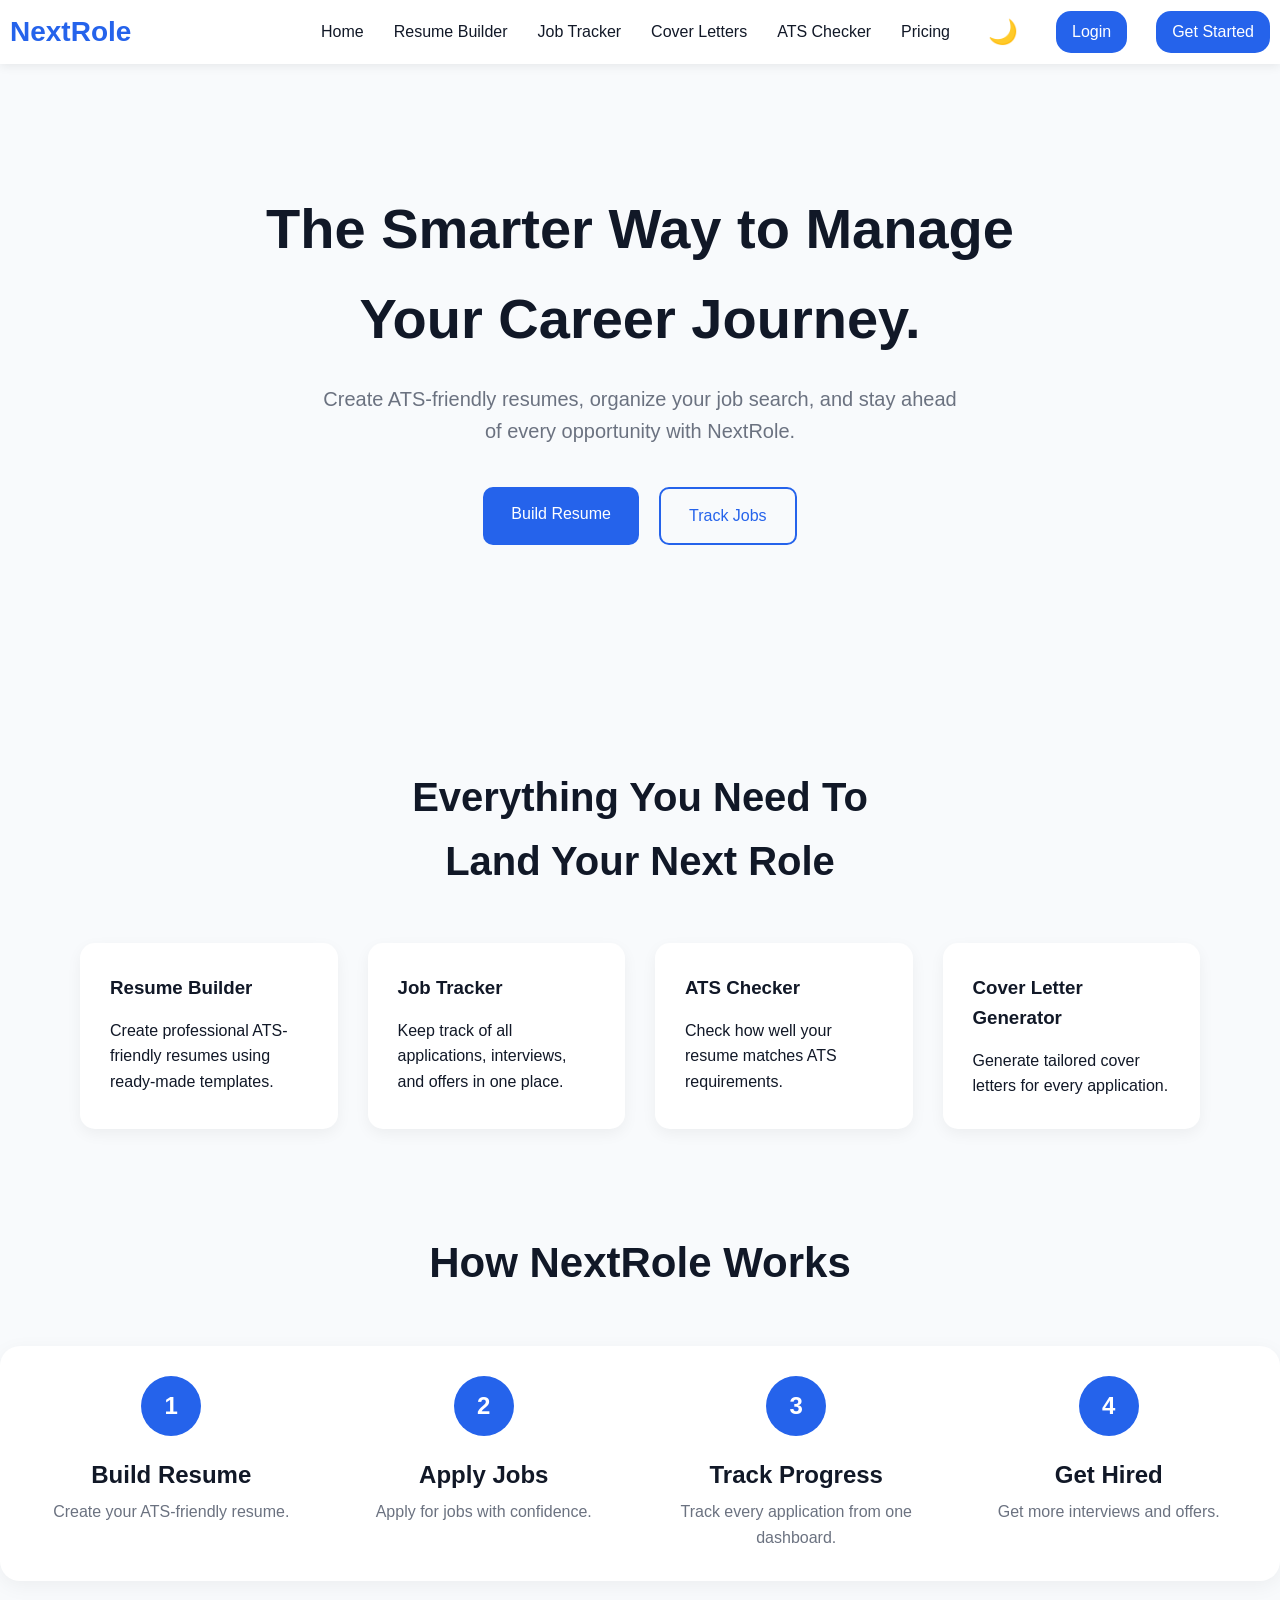
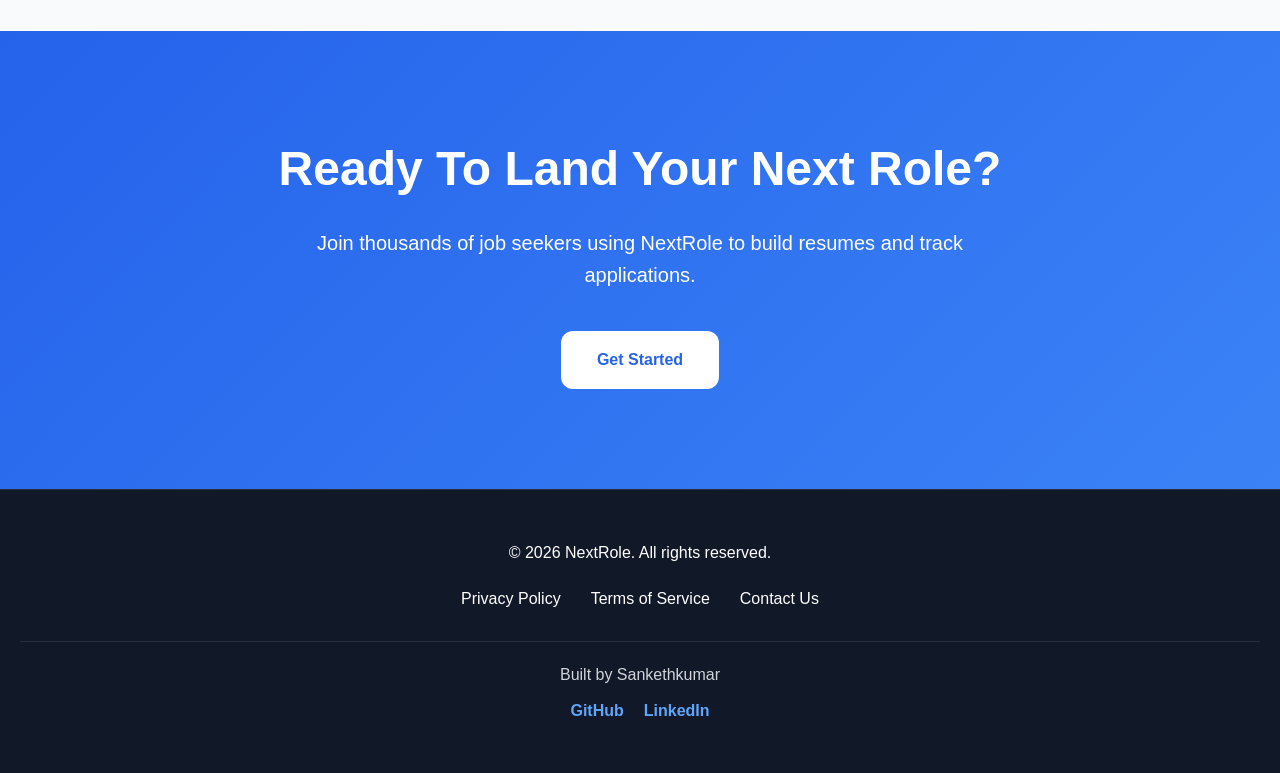
<file: index.html>
<!DOCTYPE html>
<html lang="en">
<head>
    <meta charset="UTF-8">
    <meta name="viewport" content="width=device-width, initial-scale=1.0">
    <title>NextRole | AI Resume Builder & Job Application Tracker</title>
    <meta name="description" content="Build ATS-friendly resumes, track job applications, and manage your job search with NextRole. Stay organized, land more interviews, and get hired faster.">
    <link rel="stylesheet" href="style.css">
</head>
<body>
    <header>
        <div class="logo">
            <a href="/">NextRole</a>
        </div>


        <button class="menu-toggle">
            ☰
        </button>
        <nav>

            <div class="mobile-nav-header">
                <h2>NextRole</h2>
                <button  class="close-menu">✕</button>
            </div>

            <ul>
                <li><a href="/">Home</a></li>
                <li><a href="resume-builder.html">Resume Builder</a></li>
                <li><a href="job-tracker.html">Job Tracker</a></li>
                <li><a href="cover-letter.html">Cover Letters</a></li>
                <li><a href="ats-checker.html">ATS Checker</a></li>
                <li><a href="pricing.html">Pricing</a></li>
                <li><button id="theme-toggle">🌙</button></li>
                <li><a href="login.html" class="login-btn">Login</a></li>
                <li><a href="register.html" class="cta-btn">Get Started</a></li>
            </ul>
        </nav>
    </header>
    <main>
        <section class="hero">
            <div class="hero-content">
                <h1>The Smarter Way to Manage Your Career Journey.</h1>
                <p>Create ATS-friendly resumes, organize your job search, and stay ahead of every opportunity with NextRole.</p>
            </div>
            <div class="hero-buttons">
                <a href="/resume-builder" class="primary-btn">Build Resume</a>
                <a href="/job-tracker" class="secondary-btn">Track Jobs</a>     
            
            </div>
        </section>
        <section class="features">

            <h2>Everything You Need To Land Your Next Role</h2>

            <div class="feature-grid">

                <div class="feature-card">
                    <h3>Resume Builder</h3>
                        <p>
                            Create professional ATS-friendly resumes using ready-made templates.
                        </p>
                </div>

                <div class="feature-card">
                    <h3>Job Tracker</h3>
                        <p>
                            Keep track of all applications, interviews, and offers in one place.
                        </p>
                </div>

                <div class="feature-card">
                    <h3>ATS Checker</h3>
                        <p>
                            Check how well your resume matches ATS requirements.
                        </p>
                </div>

                <div class="feature-card">
                    <h3>Cover Letter Generator</h3>
                    <p>
                        Generate tailored cover letters for every application.
                    </p>
                </div>

            </div>

        </section>
        <section class="how-it-works">

            <h2>How NextRole Works</h2>

            <div class="steps">
                <div class="step">
                <div class="step-number">1</div>
                <h3>Build Resume</h3>
                <p>Create your ATS-friendly resume.</p>
                </div>

                <div class="step">
                <div class="step-number">2</div>
                <h3>Apply Jobs</h3>
                <p>Apply for jobs with confidence.</p>
                </div>

                <div class="step">
                <div class="step-number">3</div>
                <h3>Track Progress</h3>
                <p>Track every application from one dashboard.</p>
                </div>

                <div class="step">
                <div class="step-number">4</div>
                <h3>Get Hired</h3>
                <p>Get more interviews and offers.</p>
                </div>

            </div>

        </section>

        <section class="cta">

            <h2>Ready To Land Your Next Role?</h2>
            
            <p>Join thousands of job seekers using NextRole to build resumes and track applications.</p>
            <a href="/signup" class="cta-btn">Get Started</a>
        </section>

    </main>
    <footer>
        <p>&copy; 2026 NextRole. All rights reserved.</p>
        <ul>
            <li><a href="/privacy">Privacy Policy</a></li>
            <li><a href="/terms">Terms of Service</a></li>
            <li><a href="/contact">Contact Us</a></li>
        </ul>

        <div class="footer-creator">
            <p>
                Built by Sankethkumar
            </p>
            <div class="social-links">
                <a
                    href="https://github.com/Sankethmundas"
                    target="_blank"
                >
                    GitHub
                </a>

                <a 
                    href="https://www.linkedin.com/in/sankethkumar14/"
                    target="_blank"
                >
                    LinkedIn
                </a>
            </div>
        </div>
    </footer>
    <script src="script.js"></script>
</body>
</html>
</file>
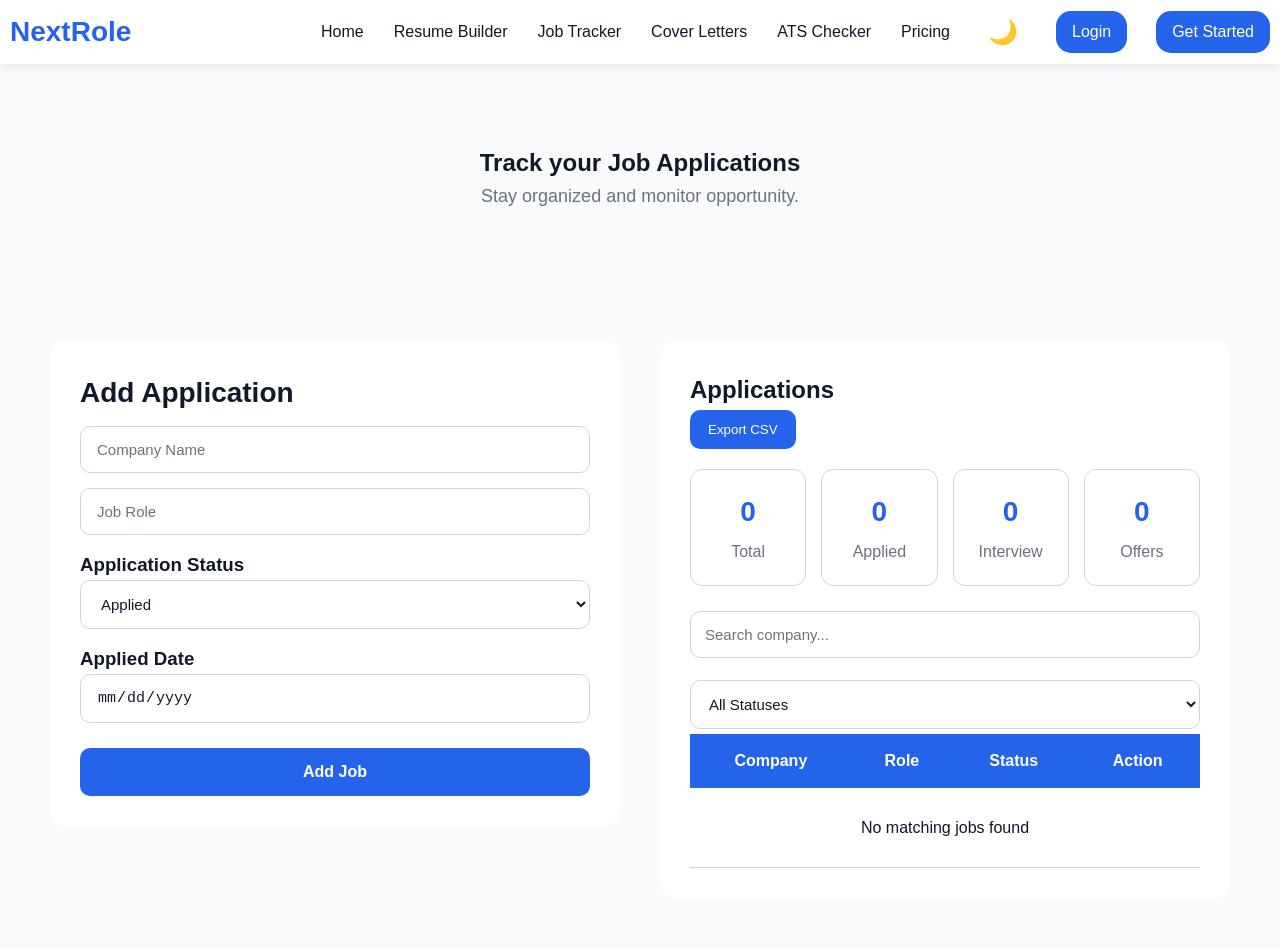
<file: job-tracker.html>
<!DOCTYPE html>
<html lang="en">
<head>
    <meta charset="UTF-8">
    <meta name="viewport" content="width=device-width, initial-scale=1.0">
    <title>Job Tracker | NextRole</title>
    <link rel="stylesheet" href="style.css">
</head>
<body>
    <header>
        <div class="logo">
            <a href="/">NextRole</a>
        </div>


        <button class="menu-toggle">
            ☰
        </button>
        <nav>

            <div class="mobile-nav-header">
                <h2>NextRole</h2>
                <button  class="close-menu">✕</button>
            </div>

            <ul>
                <li><a href="/">Home</a></li>
                <li><a href="resume-builder.html">Resume Builder</a></li>
                <li><a href="job-tracker.html">Job Tracker</a></li>
                <li><a href="cover-letter.html">Cover Letters</a></li>
                <li><a href="ats-checker.html">ATS Checker</a></li>
                <li><a href="pricing.html">Pricing</a></li>
                <li><button id="theme-toggle">🌙</button></li>
                <li><a href="login.html" class="login-btn">Login</a></li>
                <li><a href="register.html" class="cta-btn">Get Started</a></li>
            </ul>
        </nav>
    </header>
    <main>
        <section class="tracker-hero">
            <h1>Track your Job Applications</h1>
            <p>Stay organized and monitor opportunity.</p>
        </section>
        <section class="job-tracker-container">
            <div class="job-form">
                <h2>Add Application</h2>
                <input
                    type="text"
                    id="company"
                    placeholder="Company Name"
                >
                <input 
                    type="text"
                    id="role"
                    placeholder="Job Role"
                >
                <h3>Application Status</h3>
                <select id="status">
                    <option>Applied</option>
                    <option>Interview Scheduled</option>
                    <option>Rejected</option>
                    <option>Offer Received</option>
                </select>
                <h3>Applied Date</h3>
                <input 
                        type="date"
                        id="application-date"
                >
                <button id="add-job-btn">
                    Add Job
                </button>
            </div>
            <div class="job-list">
                <h2>Applications</h2>

                <button id="export-btn">
                    Export CSV
                </button>

                <div class="stats-container">

                    <div class="stat-card">
                        <h3 id="total-count">0</h3>
                        <p>Total</p>
                    </div>

                    <div class="stat-card">
                        <h3 id="applied-count">0</h3>
                        <p>Applied</p>
                    </div>

                    <div class="stat-card">
                        <h3 id="interview-count">0</h3>
                        <p>Interview</p>
                    </div>

                    <div class="stat-card">
                        <h3 id="offer-count">0</h3>
                        <p>Offers</p>
                    </div>

                </div>
            

                <div class="search-container">
                    <input
                        type="text"
                        id="search-job"
                        placeholder="Search company..."
                    >
                </div>
                <select id="status-filter">

                    <option value="all">
                        All Statuses
                    </option>

                    <option value="Applied">
                        Applied
                    </option>

                    <option value="Interview">
                        Interview
                    </option>

                    <option value="Rejected">
                        Rejected
                    </option>

                    <option value="Offer">
                        Offer
                    </option>

                </select>



                <table>
                    <thead>
                        <tr>
                            <th>Company</th>
                            <th>Role</th>
                            <th>Status</th>
                            <th>Action</th>

                        </tr>
                    </thead>
                    <tbody id="job-table-body">

                    </tbody>
                </table>
            </div>
        </section>
    </main>
    <script src="job-tracker.js"></script>
    <script src="script.js"></script>

</body>
</html>
</file>
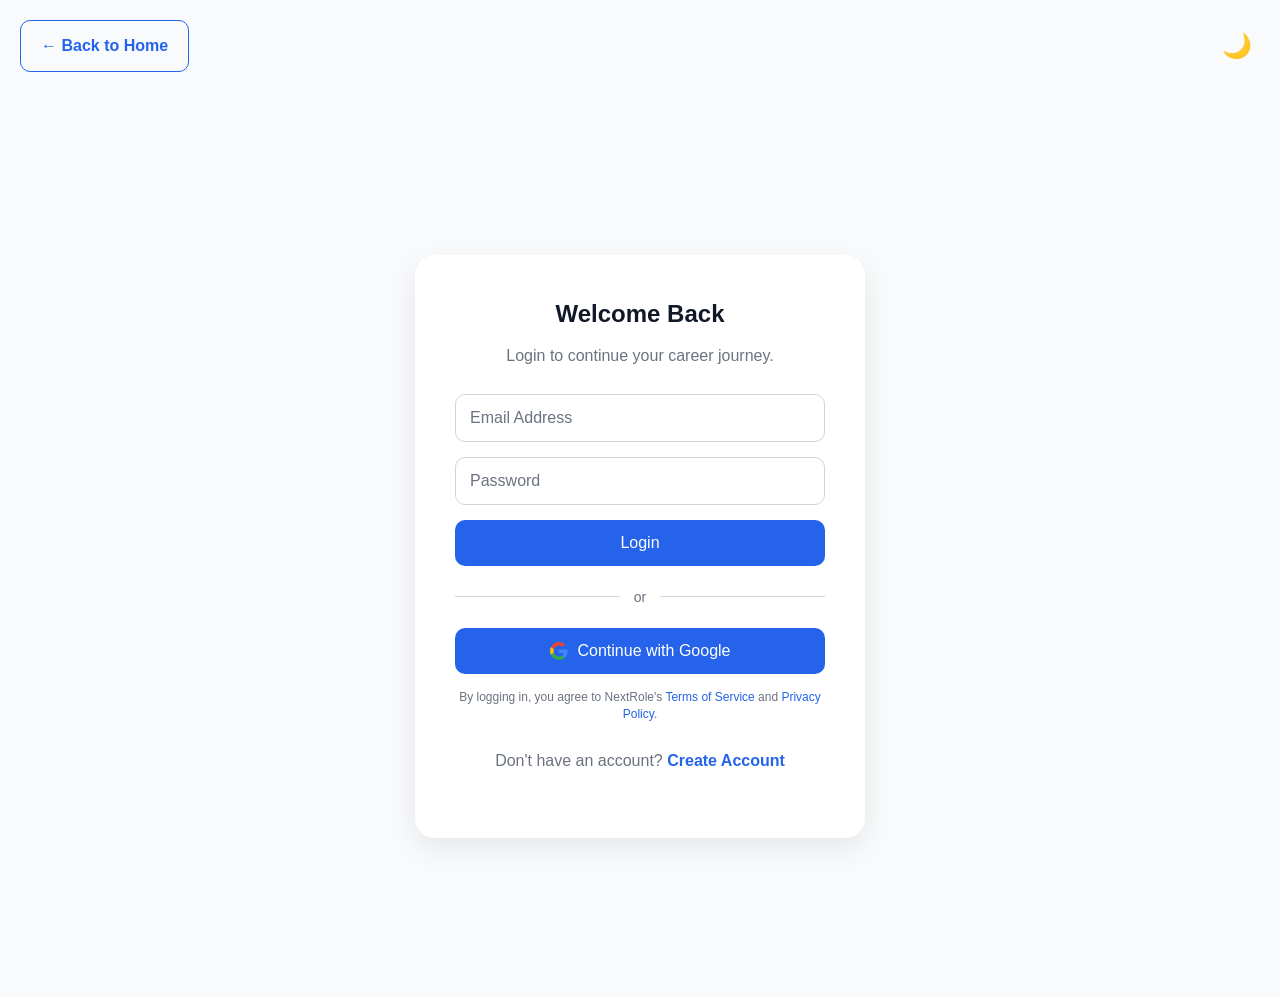
<file: login.html>
<!DOCTYPE html>
<html lang="en">
<head>
    <meta charset="UTF-8">
    <meta name="viewport" content="width=device-width, initial-scale=1.0">
    <title>Login | NextRole</title>
    <link rel="stylesheet" href="style.css">
</head>
<body>

    <div class="back-home">
        <a href="index.html">← Back to Home</a>
        <button id="theme-toggle" class="auth-theme-toggle">🌙</button>
    </div>
    
    
    <section class="auth-container">

        <div class="auth-card">
            <h1>Welcome Back</h1>
            <p>
                Login to continue your career journey.
            </p>

            <form>
                <input 
                    type="email"
                    placeholder="Email Address"
                    required
                >
                <input 
                    type="password"
                    placeholder="Password"
                    required
                >
                <button type="submit">Login</button>
            </form>

            <div class="auth-divider">
                <span>or</span>
            </div>

            <button class="google-btn" type="button">
                <svg width="18" height="18" viewBox="0 0 48 48">
                    <path fill="#EA4335" d="M24 9.5c3.54 0 6.71 1.22 9.21 3.6l6.85-6.85C35.9 2.38 30.47 0 24 0 14.62 0 6.51 5.38 2.56 13.22l7.98 6.19C12.43 13.72 17.74 9.5 24 9.5z"/>
                    <path fill="#4285F4" d="M46.98 24.55c0-1.57-.15-3.09-.38-4.55H24v9.02h12.94c-.58 2.96-2.26 5.48-4.78 7.18l7.73 6c4.51-4.18 7.09-10.36 7.09-17.65z"/>
                    <path fill="#FBBC05" d="M10.53 28.59c-.48-1.45-.76-2.99-.76-4.59s.27-3.14.76-4.59l-7.98-6.19C.92 16.46 0 20.12 0 24c0 3.88.92 7.54 2.56 10.78l7.97-6.19z"/>
                    <path fill="#34A853" d="M24 48c6.48 0 11.93-2.13 15.89-5.81l-7.73-6c-2.15 1.45-4.92 2.3-8.16 2.3-6.26 0-11.57-4.22-13.47-9.91l-7.98 6.19C6.51 42.62 14.62 48 24 48z"/>
                </svg>
                Continue with Google
            </button>

            <p class="auth-terms">
                By logging in, you agree to NextRole's
                <a href="#">Terms of Service</a> and
                <a href="#">Privacy Policy</a>.
            </p>

            <p class="auth-switch">
                Don't have an account?
                <a href="register.html">
                    Create Account
                </a>
            </p>
        </div>
    </section>
    <script src="script.js"></script>
</body>
</html>
</file>
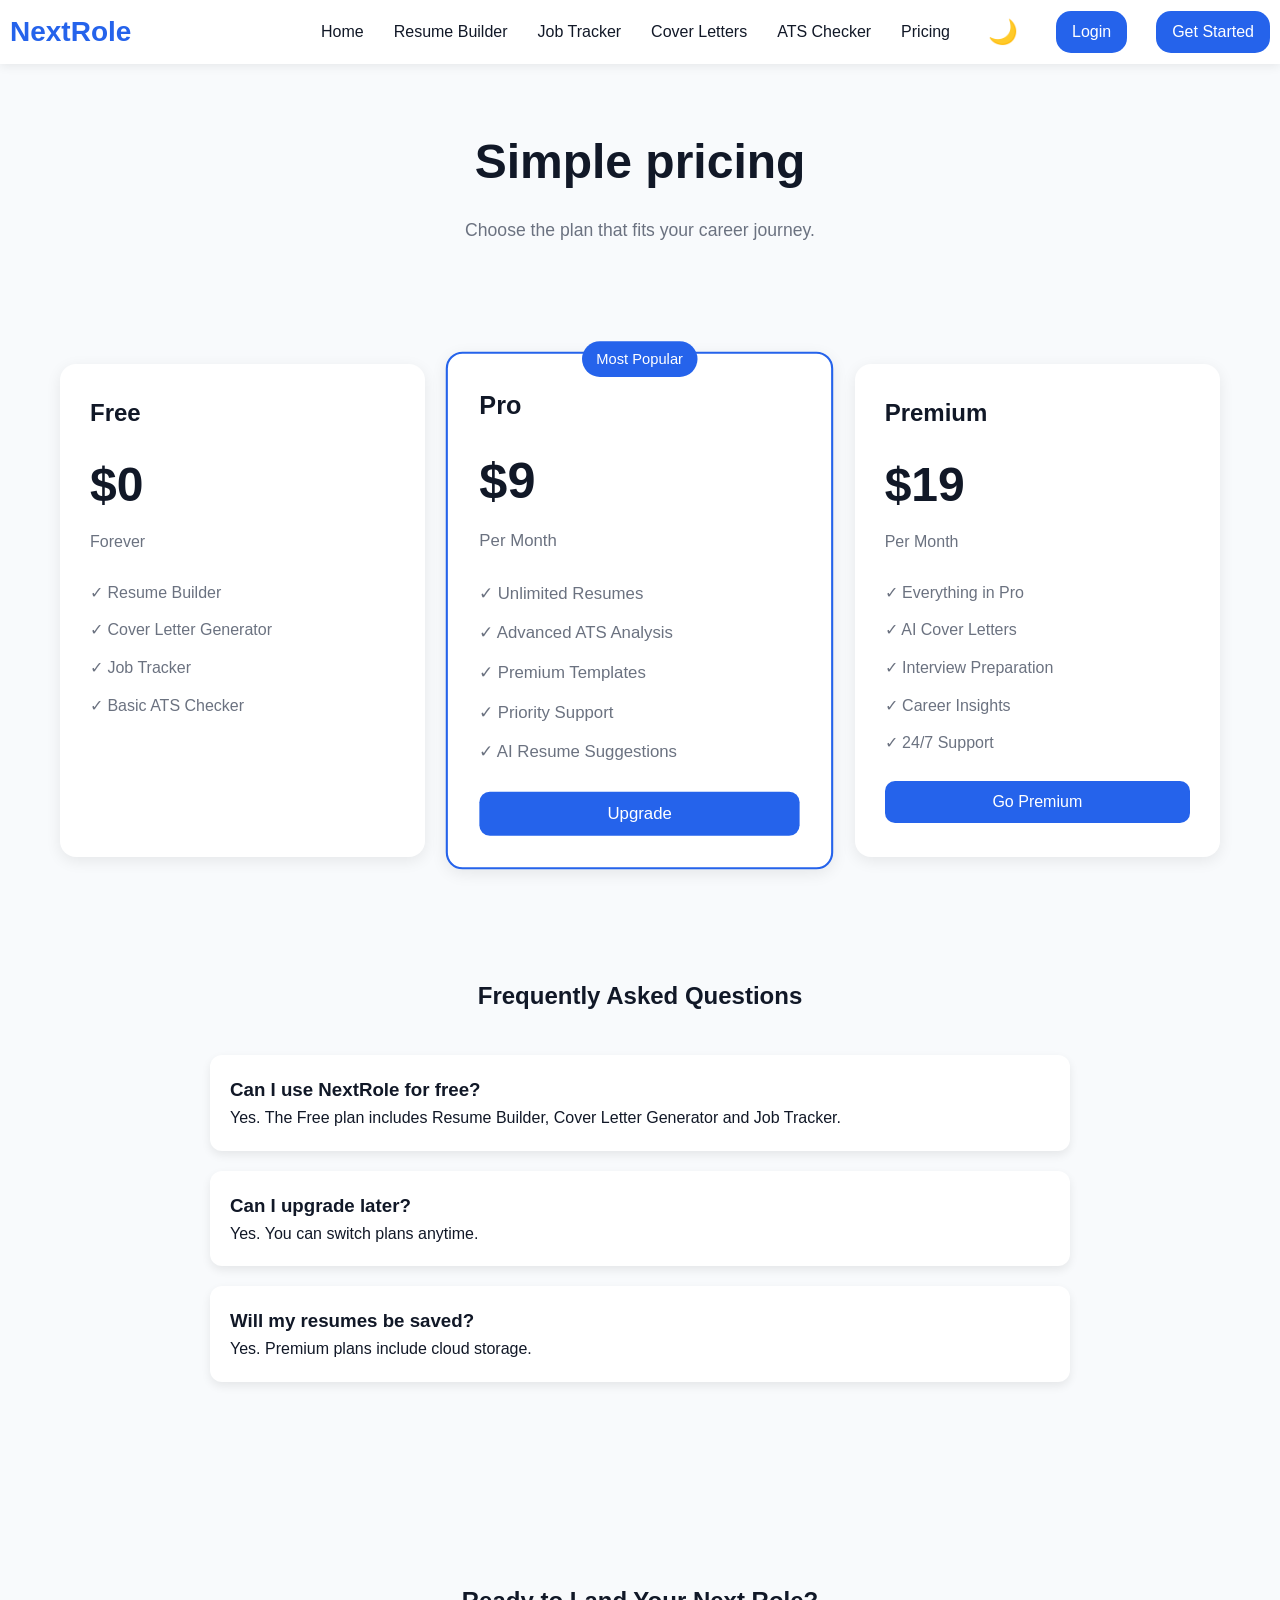
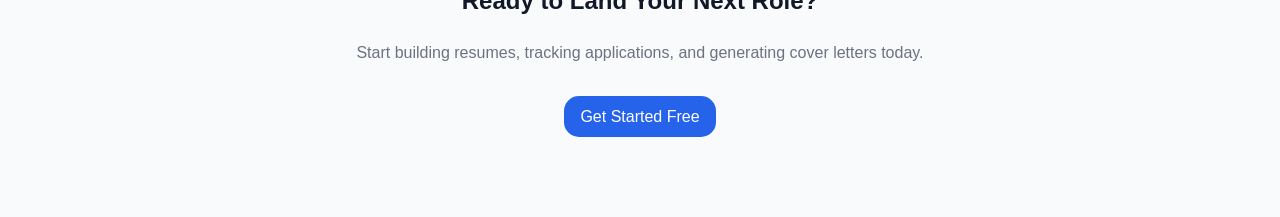
<file: pricing.html>
<!DOCTYPE html>
<html lang="en">
<head>
    <meta charset="UTF-8">
    <meta name="viewport" content="width=device-width, initial-scale=1.0">
    <title>Pricing | NextRole</title>
    <link rel="stylesheet" href="style.css">
</head>
<body>
    <header>
        <div class="logo">
            <a href="/">NextRole</a>
        </div>


        <button class="menu-toggle">
            ☰
        </button>
        <nav>

            <div class="mobile-nav-header">
                <h2>NextRole</h2>
                <button  class="close-menu">✕</button>
            </div>

            <ul>
                <li><a href="/">Home</a></li>
                <li><a href="resume-builder.html">Resume Builder</a></li>
                <li><a href="job-tracker.html">Job Tracker</a></li>
                <li><a href="cover-letter.html">Cover Letters</a></li>
                <li><a href="ats-checker.html">ATS Checker</a></li>
                <li><a href="pricing.html">Pricing</a></li>
                <li><button id="theme-toggle">🌙</button></li>
                <li><a href="login.html" class="login-btn">Login</a></li>
                <li><a href="register.html" class="cta-btn">Get Started</a></li>
            </ul>
        </nav>
    </header>
    <main>
        <section class="pricing-hero">
            <h1>Simple pricing</h1>
            <p>
                Choose the plan that fits your career journey.
            </p>
        </section>
        <section class="pricing-container">
            <div class="pricing-card">
                <h2>
                    Free
                </h2>
                <h3>$0</h3>
                <p class="plan-duration">Forever</p>
                <ul>
                    <li>✓ Resume Builder</li>
                    <li>✓ Cover Letter Generator</li>
                    <li>✓ Job Tracker</li>
                    <li>✓ Basic ATS Checker</li>
                </ul>
            </div>

            <div class="pricing-card featured">
                <div class="popular-badge">
                    Most Popular
                </div>
                <h2>Pro</h2>
                <h3>$9</h3>
                <p class="plan-duration">Per Month</p>
                <ul>
                    <li>✓ Unlimited Resumes</li>
                    <li>✓ Advanced ATS Analysis</li>
                    <li>✓ Premium Templates</li>
                    <li>✓ Priority Support</li>
                    <li>✓ AI Resume Suggestions</li>
                </ul>
                <button>Upgrade</button>
            </div>

            <div class="pricing-card">
                <h2>Premium</h2>
                <h3>$19</h3>
                <p class="plan-duration">Per Month</p>
                <ul>
                    <li>✓ Everything in Pro</li>
                    <li>✓ AI Cover Letters</li>
                    <li>✓ Interview Preparation</li>
                    <li>✓ Career Insights</li>
                    <li>
                        ✓ 24/7 Support
                    </li>
                </ul>
                <button>Go Premium</button>
            </div>
        </section>
        <section class="pricing-faq">
            <h2>
                Frequently Asked Questions
            </h2>

            <div class="faq-item">
                <h3>Can I use NextRole for free?</h3>
                <p>
                    Yes. The Free plan includes Resume Builder,
                    Cover Letter Generator and Job Tracker.
                </p>
            </div>

            <div class="faq-item">
                <h3>Can I upgrade later?</h3>
                <p>
                    Yes. You can switch plans anytime.
                </p>
            </div>

            <div class="faq-item">
                <h3>Will my resumes be saved?</h3>
                <p>
                    Yes. Premium plans include cloud storage.
                </p>
            </div>
        </section>

        <section class="pricing-cta">
            <h2>
                Ready to Land Your Next Role?
            </h2>

            <p>
                Start building resumes, tracking applications,
                and generating cover letters today.
            </p>

            <a href="register.html" class="cta-btn">
                Get Started Free
            </a>
        </section>
    </main>
    <script src="script.js"></script>
</body>
</html>
</file>
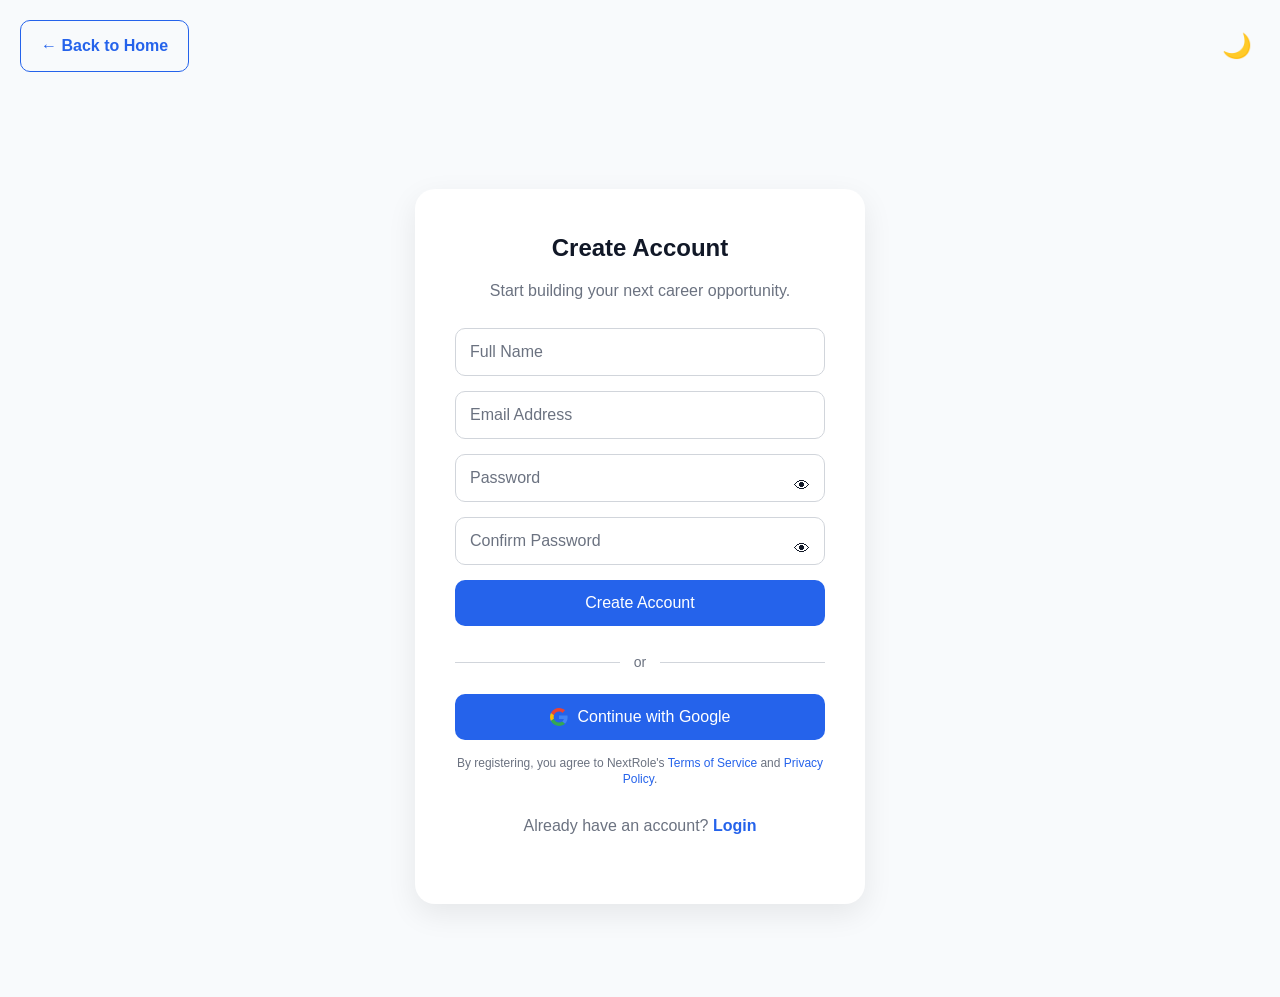
<file: register.html>
<!DOCTYPE html>
<html lang="en">
<head>
    <meta charset="UTF-8">
    <meta name="viewport" content="width=device-width, initial-scale=1.0">
    <title>Create Account | NextRole</title>
    <link rel="stylesheet" href="style.css">
</head>
<body>

    <div class="back-home">
        <a href="index.html">← Back to Home</a>
        <button id="theme-toggle" class="auth-theme-toggle">🌙</button>
    </div>
    
    <section class="auth-container">
        <div class="auth-card">
            <h1>Create Account</h1>
            <p>Start building your next career opportunity.</p>
            <form>
                <input
                    type="text"
                    id="full-name"
                    placeholder="Full Name"
                    required
                >
                <input 
                    type="email"
                    id="email"
                    placeholder="Email Address"
                    required
                >
                <div class="password-container">
                    <input 
                        type="password"
                        id="password"
                        placeholder="Password"
                        required
                    >
                    <span 
                        class="toggle-password"
                        data-target="password"
                    >
                        👁
                    </span>
                </div>

                <div class="password-container">
                    <input
                        type="password"
                        id="confirm-password"
                        placeholder="Confirm Password"
                    >
                    <span
                        class="toggle-password"
                        data-target="confirm-password"
                    >
                        👁
                    </span>  
                </div>              
                <button type="submit" id="register-btn">Create Account</button> 
                <p id="auth-message"></p>
            </form>

            <div class="auth-divider">
                <span>or</span>
            </div>

            <button class="google-btn" type="button">
                <svg width="18" height="18" viewBox="0 0 48 48">
                    <path fill="#EA4335" d="M24 9.5c3.54 0 6.71 1.22 9.21 3.6l6.85-6.85C35.9 2.38 30.47 0 24 0 14.62 0 6.51 5.38 2.56 13.22l7.98 6.19C12.43 13.72 17.74 9.5 24 9.5z"/>
                    <path fill="#4285F4" d="M46.98 24.55c0-1.57-.15-3.09-.38-4.55H24v9.02h12.94c-.58 2.96-2.26 5.48-4.78 7.18l7.73 6c4.51-4.18 7.09-10.36 7.09-17.65z"/>
                    <path fill="#FBBC05" d="M10.53 28.59c-.48-1.45-.76-2.99-.76-4.59s.27-3.14.76-4.59l-7.98-6.19C.92 16.46 0 20.12 0 24c0 3.88.92 7.54 2.56 10.78l7.97-6.19z"/>
                    <path fill="#34A853" d="M24 48c6.48 0 11.93-2.13 15.89-5.81l-7.73-6c-2.15 1.45-4.92 2.3-8.16 2.3-6.26 0-11.57-4.22-13.47-9.91l-7.98 6.19C6.51 42.62 14.62 48 24 48z"/>
                </svg>
                Continue with Google
            </button>

            <p class="auth-terms">
                By registering, you agree to NextRole's
                <a href="#">Terms of Service</a> and
                <a href="#">Privacy Policy</a>.
            </p>

            <p class="auth-switch">
                Already have an account?
                <a href="login.html">
                    Login
                </a>
            </p>
        </div>
    </section>
    <script src="register-page.js"></script>
    <script src="script.js"></script>
</body>
</html>
</file>
<file: style.css>
/* Remove default browser spacing */



:root{
    --bg-color:#f8fafc;
    --card-bg:#ffffff;
    --text-color:#111827;
    --secondary-text:#6b7280;
    --primary-color:#2563eb;
    --border-color:#d1d5db;
}

.dark-mode{
    --bg-color:#111827;
    --card-bg:#1f2937;
    --text-color:#f9fafb;
    --secondary-text:#d1d5db;
    --border-color:#374151;
}

* {
    margin: 0;
    padding: 0;
    box-sizing: border-box;
}

body{
    font-family:'Arial',sans-serif;
    line-height:1.6;

    background:var(--bg-color);
    color:var(--text-color);

    transition:0.3s;
}

header {
    display:flex;
    justify-content:space-between;
    align-items:center;
    background: var(--card-bg);
    box-shadow: 0 2px 10px rgba(0,0,0,0.08);
    margin-bottom: 0px; 
    position: sticky;
    top:0;
    z-index: 1000;
}



.logo a{
    text-decoration:none;
    font-size:28px;
    font-weight:bold;
    color:#2563eb;
    padding-left: 10px;
}
nav{
    padding:10px;
}
nav ul {
    list-style:none;
    display:flex;
    gap: 30px;
    align-items: center;
    flex-wrap: nowrap;
}
nav a{
    text-decoration:none;
    color: var(--text-color);
    font-weight:500;
    transition:color 0.3s ease;
}
nav a:hover{
    color:#2563eb;
}
.cta-btn {
    background: #2563eb;
    color: white !important;
    padding: 8px 16px;
    border-radius: 15px;
    display: inline-block;
    transition: all 0.3s ease;
}

.login-btn{
    background: #2563eb;
    color: white !important;
    padding: 8px 16px;
    border-radius: 15px;
    display: inline-block;
    transition: all 0.3s ease;
}

nav .cta-btn{
    margin-left: -1px;
}

.login-btn:hover{
    background:#121211;
    transform:translateY(-2px);
}
.cta-btn:hover {
    background: #121211;
    transform: translateY(-2px);
}

.hero {
    padding: 120px 20px;
    text-align: center;
    background: var(--bg-color);
}

.hero h1 {
    font-size: 56px;
    max-width: 800px;
    margin: 0 auto 20px;
}

.hero p{

    max-width: 650px;
    margin:auto;
    font-size: 20px;
    color: var(--secondary-text);
}

.hero-buttons {
    margin-top: 40px;
    display: flex;
    justify-content: center;
    gap: 20px;
}

.primary-btn {
  background: #2563eb;
  color: white !important;
  text-decoration: none;
  padding:14px 28px;
  border-radius: 10px;
  transition:all 0.3s ease;  
}

.primary-btn:hover {
    background: #1d4ed8;
    transform: translateY(-3px);
}

.secondary-btn {
    border: 2px solid #2563eb;
    color: #2563eb !important;
    text-decoration: none;  
    padding: 14px 28px;
    border-radius: 10px;
    transition: all 0.3s ease;
}

.secondary-btn:hover {
    background: #2563eb;
    color: white !important;
    transform: translateY(-3px);
}


@keyframes fadeIn {

    from{
        opacity: 0;
        transform: translateY(30px);
        
    }
    to{
        opacity: 1;
        transform: translateY(0);
    }
}
@keyframes pulse{
    0%{
        transform: scale(1);
    }

    50%{
        transform: scale(1.05);
    }

    100%{
        transform: scale(1);
    }
}


.hero-content {
    animation: fadeIn 1.2s ease;
}

.features {
    padding: 100px 80px;
}

.features h2 {
    max-width: 500px;
    margin: auto;
    text-align: center;
    font-size: 40px;
    margin-bottom: 20px;
}


.feature-grid {
    display: grid;
    grid-template-columns: repeat(auto-fit, minmax(250px, 1fr));
    gap: 30px;   
    margin-top: 50px;
}

.feature-card {
    background: var(--card-bg);
    padding:30px;
    border-radius: 15px;
    box-shadow: 0 5px 15px rgba(0,0,0,0.05);
    transition: all 0.3s ease;
}

.feature-card:hover {
    transform: translateY(-10px) scale(1.03);
    box-shadow: 0 15px 30px rgba(0,0,0,0.1);
}

.feature-card h3 {
    margin-bottom: 15px;
    color: var(--text-color);
} 

.how-it-works{
    background: var(--bg-color);
}

.how-it-works h2 {

    text-align: center;
    font-size: 42px;
    margin-bottom: 50px;

}

.steps {
    display:grid;
    grid-template-columns: repeat(auto-fit, minmax(250px, 1fr));
    gap: 30px;
}
 .step {
    flex: 1;
    text-align: center;
 }

.steps{
    padding: 30px;
    background: var(--card-bg);
    border-radius: 20px;
    text-align: center;
    box-shadow: 0 5px 20px rgba(0,0,0,0.05);
    transition: 0.3s ease;
}

.steps:hover {
    background: var(--card-bg);
    transform: translateY(-8px);
    box-shadow: 0 15px 35px rgba(0,0,0,0.1);
}

.step-number {
     width: 60px;
     height: 60px;
     margin: 0 auto 20px;
     border-radius: 50%;
     background: #2563eb;
     color: white;
     display: flex;
     justify-content: center;
     align-items: center;
     font-size: 24px;
     font-weight: bold;
     animation: pulse 2s infinite;
}

.steps h3 {
    color: var(--text-color);
    font-size: 24px;
    margin-bottom: 5px;
}

.steps p {
    color: var(--secondary-text);
    line-height: 1.6;
}

.cta{
    margin-top: 50px;
    text-align: center;
    padding: 100px 20px;
    background: linear-gradient(135deg, #2563eb, #3b82f6);
    color: white;
}

.cta h2 {
    font-size: 48px;
    margin-bottom: 20px;
}

.cta p {
    max-width: 700px;
    margin: 0 auto 40px;
    font-size: 20px;
}

.cta .cta-btn {
    background: white;
    color: #2563eb !important;
    font-weight: bold;
    padding: 16px 36px;
    border-radius: 12px;
    transition: all 0.3s ease;
    text-decoration: none;
}

.cta .cta-btn:hover {
    transform: translateY(-4px) scale(1.05);
    background: #f1f5f9;
    box-shadow: 0 10px 25px rgba(0,0,0,0.15);
}

footer {
    background: #111827;
    color: white;
    text-align: center;
    padding: 50px 20px;
    border-top: 1px solid rgba(255,255,255,0.1);
}

footer a{
    color: white;
    text-decoration: none;
}

footer a:visited{
    color: white;
}

footer ul{
    list-style:none;
    display: flex;
    justify-content: center;
    gap: 30px;
    margin-top: 20px;
}

footer a:hover {
    color: #60a5fa;
}


.features, .how-it-works, .cta {
    animation: fadeIn 1s ease;
}

.menu-toggle {
    display: none;
    background: none;
    border: none;
    font-size: 30px;
    cursor: pointer;
}


.auth-container{
    min-height: 100vh;
    display: flex;
    padding: 40px 20px;
    justify-content: center;
    align-items: center;
    background: var(--bg-color);
}

.auth-card {
    background: var(--card-bg);
    color: var(--text-color);
    padding: 40px;
    width: 100%;
    max-width: 450px;
    border-radius: 20px;
    box-shadow: 0 10px 30px rgba(0,0,0,0.08);
    text-align: center;
}

.auth-card h1{
    margin-bottom: 10px;
    color: var(--text-color);
}

.auth-card p{
    color: var(--secondary-text);
    margin-bottom: 25px
}
.auth-card input{
    width: 100%;
    padding: 14px;
    margin-bottom: 15px;
    border: 1px solid var(--border-color);
    border-radius: 10px;
    font-size: 16px;
    background: var(--card-bg);
    color: var(--text-color);
}

.auth-card input::placeholder{
    color: var(--secondary-text);
}

.auth-card input:focus{
    outline:none;
    border-color:#2563eb;
    box-shadow:0 0 0 4px rgba(37,99,235,.1);
}

.auth-card button{
    width: 100%;
    padding: 14px;
    background: #2563eb;
    color: white;
    border: none;
    border-radius: 10px;
    font-size: 16px;
    cursor: pointer;
    transition: 0.3s ease;
}
 
.auth-card button:hover{
    background: #1d4ed8;
}

.auth-switch{
    margin-top: 20px;
}
.auth-switch a{
    text-decoration: none;
    color: #2563eb;
    font-weight: 600;
    
}

.password-container{
    position:relative;
}

.password-container input{
    width:100%;
}

.toggle-password{
    position:absolute;
    right:15px;
    top:50%;
    transform:translateY(-50%);
    cursor:pointer;
    user-select:none;
}

#auth-message{
    text-align:center;
    margin-top:15px;
    font-weight:600;
}
.success-message{
    color:green !important;
    font-weight: 600;
    text-align: center;
    margin-top: 10px;
}
.error-message{
    color: red !important;
    font-weight: 600;
    text-align: center;
    margin-top: 10px;
}

.back-home{
    margin-bottom: 5px;
    text-align: start;
}

.back-home a{
    display: inline-block;
    align-items: center;
    gap: 8px;
    text-decoration: none;
    border: 1px solid #2563eb;
    padding: 12px 20px;
    color: #2563eb;
    font-weight: 600;
    border-radius: 10px;
    transition: all 0.3s ease;
}
.back-home a:hover{
    background: var(--bg-color);
    transform: translateX(-3px);
}

.mobile-nav-header{
    display:none;
}
.mobile-nav-header h2{
    color: var(--text-color);
}
nav a{
    color: var(--text-color);
}

.close-menu{
    display:none;
}

.menu-toggle{
    display:none;
}

#theme-toggle{
    display:flex;
    align-items:center;
    justify-content:center;
    background:none;
    border:none;
    font-size:1.5rem;
    cursor:pointer;
    padding:8px;
    color: var(--text-color);
}

.footer-creator{
    margin-top:30px;
    padding-top:20px;
    border-top:1px solid rgba(255,255,255,0.1);
}

.footer-creator p{
    margin-bottom:10px;
    color:#d1d5db;
}

.social-links{
    display:flex;
    justify-content:center;
    gap:20px;
}

.social-links a{
    color:#60a5fa;
    text-decoration:none;
    font-weight:600;
}

.social-links a:hover{
    color:white;
}



@media (max-width: 768px) {
    
    header{
        flex-direction: row;
        justify-content: space-between;
        padding: 20px;  
    }
    .menu-toggle {
        display: block;
        color: var(--text-color);
    }

    .close-menu{
        display: block;
        color: var(--text-color);
        position: absolute;
        top: 25px;
        right: 25px;
        border: none;
        background: none;
        font-size: 32px;
        cursor:pointer;
    }
    .mobile-nav-header{
        display: flex;
        justify-content: space-between;
        align-items: center;
        padding:25px;
        border-bottom: 1px solid var(--border-color);
    }

    .mobile-nav-header h2{
        color:var(--text-color);
    }

    .login-btn{
        display: inline-block;
    }

    .auth-card{
        width:90%;
        padding: 30px 20px;
    }

    .auth-card h1{
        font-size: 30px;

    }

    .auth-card input{
        padding:16px;
        font-size: 16px;
    }

    .auth-card button{
        width:100%;
    }

    .auth-switch{
        font-size:14px;
        line-height:1.6;
    }



    nav{
        padding:5px;
        position: fixed;
        top: 0;
        right: -100%;
        width: 100%;
        height: 100vh;
        background: var(--card-bg);
        z-index: 1100;
        transition: 0.4s ease;
        overflow-y: auto;
    }


    nav.active{
        right:0;
    }


    nav ul {
        display: flex;
        flex-direction: column;
        align-items: center;
        padding: 100px 30px;
        margin-top: 10px;
        gap: 35px;
    }

    nav ul li:nth-last-child(2) {
        order: -2;
        width: 100%;
        display: flex;
        justify-content: center;
    }

    nav ul li:nth-last-child(1) {
        order: -1;
        width: 100%;
        display: flex;
        justify-content: center;
    }

    nav ul li a{
        color:var(--text-color);
    }

    .hero h1 {
        font-size: 40px;
    }

     .hero-buttons {
        flex-direction: column;;
    }

    nav .cta-btn,
    nav .login-btn 
    {
        background: #2563eb;
        color: white !important;
        padding: 10px 20px;
        border-radius: 10px;
        display: inline-block;
        margin-top: 10px;
        font-weight: 600;
        text-align: center;
        width: 100%;
        max-width: 200px;
    }
    .hide {
        display: none;
    }

    .features{
        padding: 60px 20px;
    }
    .feature-grid {
        margin-top: 20px;
        gap:20px;
    }
    .features h2{
        text-align: center;
        font-size: 32px;
        margin-bottom: 10px;
    }
    .feature-card {
        padding: 25px;
        text-align: center;
        width: 100%;
    }

    .how-it-works{
        padding:60px 20px;
    }
    .how-it-works h2{
        font-size: 32px;
    }
    .cta{
        padding: 70px 20px;
    }

    .cta h2{
        font-size: 34px;
        line-height: 1.2;
    }
    .cta p{
        font-size: 16px;
        margin-bottom: 30px;
    }

    .cta .cta-btn{
        width: 100%;
        max-width: 300px;
        display: inline-block;
    }
    
    footer ul{
        flex-direction: column;
        gap: 15px;
    }

    .social-links{
        flex-direction:column;
        gap:10px;
    }
}

/* Resume-builder styling */

.resume-hero{
    padding:80px 20px;
    text-align: center;
}

.resume-hero h1{
    font-size: 48px;
    margin-bottom: 15px;
}
.resume-hero p{
    max-width: 700px;
    margin: auto;
    color: var(--secondary-text);
}

.resume-builder-container{
    display: grid;
    grid-template-columns: 1fr 1fr;
    gap: 40px;
    padding: 50px;
}

.resume-form{
    background: var(--card-bg);
    padding: 30px;
    border-radius: 15px;
    box-shadow: 0 5px 15px rgba(0,0,0,0.05);
}

.resume-form h2{
    margin-bottom: 20px;
}

.resume-form textarea{
    min-height: 120px;
    resize: vertical;
}

.resume-form button{
    width: 100%;
    background: #2563eb;
    color: white;
    border: none;
    padding: 15px;
    border-radius: 10px;
    cursor:pointer;
    transition: 0.3s ease;
}

.resume-form button:hover{
    background: #1d4ed8;
}

.resume-preview{
    background: var(--card-bg);
    padding: 30px;
    border-radius: 15px;
    box-shadow: 0 5px 15px rgba(0,0,0,0.05);
}

.resume-preview h2{
    margin-bottom: 20px;
}

.resume-preview h3{
    color: var(--text-color);
    font-weight: 700;
}

.resume-form h2{
    margin-bottom: 10px;
    font-size: 28px;
    color: var(--text-color);
}

.resume p{
    color: var(--secondary-text);
    margin-bottom: 25px;
}

.resume-form input,
.resume-form textarea{
    width: 100%;
    padding: 14px 16px;
    border: 1px solid var(--border-color);
    border-radius: 10px;
    font-size: 15px;
    transition: all 0.3s ease;
    margin-bottom: 15px;
    background: var(--card-bg);
    color: var(--text-color);
}

.resume-form input:focus,
.resume-form textarea:focus{
    outline: none;
    border-color: #2563eb;
    box-shadow: 0 0 0 4px rgba(37,99,235,0.1);
}

.resume-form:hover,
.resume-preview:hover{
    transform: translateY(-5px);
    box-shadow: 0 15px 40px rgba(0,0,0,0.08);
}

.resume-preview{
    background: var(--card-bg);
    border-radius: 15px;
    padding: 35px;
    border-top: 5px solid #2563eb;
}

.resume-preview-header{
    display: flex;
    justify-content: space-between;
    align-items: center;
    margin-bottom: 20px;
}

.resume-preview-header h2{
    margin: 0;
}

.download-icon{
    border: none;
    background: none;
    font-size: 30px;
    cursor: pointer;
    color: #2563eb;
    padding: 0;
}

.download-icon:hover{
    transform: translateY(2px);
}

.resume-preview p{
    margin-bottom: 8px;
    color: var(--secondary-text);
}

.resume-preview h4{
    margin-top: 25px;
    margin-bottom: 12px;
    color: var(--text-color);
    border-bottom: 1px solid var(--border-color);
    padding-bottom: 8px;
}

#preview-skills{
    margin-top: 8px;
    padding-left: 20px;
}

#preview-skills li{
    margin-bottom: 6px;
}

#preview-project-title{
    font-size:20px;
    font-weight:200;
    margin-bottom:8px;
}

#preview-project-description{
    line-height:1.7;
    margin-bottom:10px;
}

#preview-project-link{
    color:#2563eb;
    text-decoration:none;
    font-weight:600;
}

#preview-project-link:hover{
    text-decoration:underline;
}

#success-message{
    margin-top: 15px;
    font-weight: bold;
    color: green;
    
}

#clear-btn{
    width: 100%;
    margin-top: 12px;
    background: var(--card-bg);
    color: var(--text-color);
    border: 1px solid var(--border-color);
    padding: 15px;
    border-radius: 10px;
    cursor: pointer;
    transition: 0.3s ease;
}

#clear-btn:hover{
    filter: brightness(0.95);
    transform: translateY(-2px);
}

.resume-header{
    text-align:center;
    margin-bottom:25px;
}
.resume-preview-header h2{
    color: var(--text-color);
}

.resume-header h2{
    font-size:32px;
    margin-bottom:10px;
    color: var(--text-color);
}

.resume-header p{
    color: var(--secondary-text);
    font-size:14px;
}

.resume-section{
    border-top:1px solid var(--border-color);
    padding-top:10px;
    margin-top:12px;
    text-align: left;
}

.resume-section h4{
    margin:0 0 8px 0;
    color: var(--text-color);
    font-weight: 700;
    letter-spacing:2px;
}

.skill-tag{
    display:inline;
    background: none;
    color: var(--text-color);
    padding:0;
    border-radius:0;
    margin:0;
    font-size:14px;
    font-weight:400;
}

.template-selector{
    display:flex;
    gap:10px;
    margin-bottom:20px;
}

.template-btn{
    padding:8px 16px;
    border:none;
    border-radius:6px;
    cursor:pointer;
    font-weight:600;
}
.template-btn.active{
    background:#2563eb;
    color: var(--card-bg);
}

.template-btn:hover{
    opacity:0.9;
}

.modern-template{
    border-left:8px solid #2563eb;
    padding-left:25px;
}

.modern-template .resume-header{
    text-align:left;
}

.professional-template{
    border-top:6px solid var(--text-color);
}

.professional-template .resume-header{
    text-align:center;
}

.professional-template h4{
    text-transform:uppercase;
    letter-spacing:2px;
    color: var(--text-color);
}

.minimal-template{
    box-shadow:none;
}

.minimal-template .resume-section{
    border-top:none;
}

.minimal-template h4{
    color: var(--secondary-text);
}

.pdf-export{
    background:#ffffff !important;
    color:#000000 !important;
}

.pdf-export .resume-preview-header{
    display:none !important;
}

.pdf-export .template-selector{
    display:none !important;
}

.pdf-export *{
    color:#000000 !important;
}

.pdf-export .resume-header p,
.pdf-export .resume-header p span{
    color:#333333 !important;
}

.pdf-export .resume-section{
    border-top:1px solid #d1d5db !important;
}

.pdf-export .resume-section h4{
    color:#000000 !important;
    font-weight:700 !important;
    border-bottom:1px solid #d1d5db !important;
}

.pdf-export .resume-section p{
    color:#333333 !important;
}

.pdf-export .skill-tag{
    background:none !important;
    color:#000000 !important;
}

.pdf-export #preview-project-link{
    color:#2563eb !important;
}

.pdf-export .resume-header h2{
    color:#000000 !important;
}

.pdf-export.resume-preview{
    border-top:none !important;
    box-shadow:none !important;
}

#preview-skills{
    text-align:left;
    padding-left:0;
}

#preview-skills ul{
    padding-left:20px;
}

#preview-skills li{
    margin-bottom:8px;
    color:var(--text-color);
}
@media(max-width:768px){
    .resume-builder-container{
        grid-template-columns: 1fr;
        padding: 20px;
    }

    .resume-hero h1{
        font-size: 36px;
    }
    .resume-hero p{
        font-size:16px;
    }

    .resume-form button,
    #clear-btn{

        padding:12px;
        font-size:15px;
        border-radius: 8px;
    }
}

/* Job - Tracker */

.job-tracker-container{
    display: grid;
    grid-template-columns: 1fr 1fr;
    gap: 40px;
    padding: 50px;
    align-items: start;
}

.job-form{
    background: var(--card-bg);
    padding: 30px;
    border-radius: 15px;
    height: fit-content;
}

.job-list{
    background: var(--card-bg);
    padding: 30px;
    border-radius: 15px;
    max-height: 700px;
    overflow: auto;
}


.job-form h2{
    margin-bottom: 10px;
    font-size: 28px;
    color: var(--text-color);
}


.job-form p{
    color: var(--secondary-text);
    margin-bottom: 25px;
}

.job-form input,
.job-form select{
    width: 100%;
    padding: 14px 16px;
    border: 1px solid var(--border-color);
    border-radius: 10px;
    font-size: 15px;
    transition: all 0.3s ease;
    margin-bottom: 15px;
    background: var(--card-bg);
    color: var(--text-color);
}

.job-form input:focus,
.job-form select:focus{
    outline: none;
    border-color: #2563eb;
    box-shadow: 0 0 0 4px rgba(37,99,235,0.1);
}


.job-form:hover,
.job-list:hover{
    transform: translateY(-5px);
    box-shadow: 0 15px 40px rgba(0,0,0,0.08);
}

table{
    background: var(--card-bg);
    color: var(--text-color);
    width:100%;
    border-collapse: collapse;
}
th{
    background: #2563eb;
    color: white;
    padding: 14px;
}
td{
    padding: 20px;
    border-bottom: 1px solid var(--border-color);
}

th,td{
    text-align: center;
    vertical-align: middle;
}

td{
    text-align: center;
    vertical-align: middle;
}

tbody tr{
    height: 80px;
}

tbody tr:hover{
    background: rgba(37,99,235,0.08);
}

.status{
    padding:6px 12px;
    border-radius: 20px;
    font-size: 14px;
    font-weight: 600;
}

@keyframes fadeup{
    from{
        opacity:0;
        transform: translateY(30px);
    }

    to{
        opacity:1;
        transform: translateY(0);
    }
}

.resume-builder-container,
.job-tracker-container{
    animation: fadeup 0.8s ease;
}

.resume-hero,
.tracker-hero{
    text-align: center;
    padding: 80px 20px;
    background: var(--bg-color);
}

.resume-hero p,
.tracker-hero p{
    max-width: 700px;
    margin: auto;
    color: var(--secondary-text);
    font-size: 18px;
}

#add-job-btn{
    width:100%;
    padding:15px;
    margin-top:10px;
    background:#2563eb;
    color:white;
    border:none;
    border-radius:10px;
    font-size:16px;
    font-weight:600;
    cursor:pointer;
    transition:all 0.3s ease;
}
#add-job-btn:hover{

    background:#1d4ed8;

    transform:translateY(-3px);

    box-shadow:0 10px 20px rgba(37,99,235,0.25);
}
#add-job-btn:active{
    transform:translateY(0);
}

.delete-btn{
    background: #ef4444;
    color: white;
    border: none;
    padding: 8px 12px;
    border-radius: 6px;
    cursor: pointer;
}

.edit-btn{
    background: #f59e0b;
    color: white;
    border: none;
    padding: 8px 12px;
    border-radius: 6px;
    cursor: pointer;
    margin-right: 8px;
}

.status-badge{
    display: inline-block;
    padding: 8px 14px;
    border-radius: 20px;
    font-size: 14px;
    font-weight: 600;
}

.applied{
    background:rgba(59,130,246,.15);
    color:#60a5fa;
}

.interview{
    background:rgba(245,158,11,.15);
    color:#fbbf24;
}

.offer{
    background:rgba(34,197,94,.15);
    color:#4ade80;
}

.rejected{
    background:rgba(239,68,68,.15);
    color:#f87171;
}


.edit-btn:hover{
    background:#d97706;
    transform:translateY(-2px);
}

.delete-btn:hover{
    background:#dc2626;
    transform:translateY(-2px);
}


.edit-btn,
.delete-btn{
    min-width:80px;
    padding:10px 12px;
    border:none;
    border-radius:8px;
    color:white;
    cursor:pointer;
}

td:last-child{
    white-space:nowrap;
}

.search-container{
    margin-bottom:20px;
}

#search-job{
    width:100%;
    padding:14px;
    border:1px solid var(--border-color);
    border-radius:10px;
    font-size:15px;
    background: var(--card-bg);
    color: var(--text-color);
}

#search-job::placeholder,
.job-form input::placeholder{
    color:var(--secondary-text);
}

#search-job:focus{
    outline:none;
    border-color:#2563eb;
    box-shadow:0 0 0 4px rgba(37,99,235,.1);
}

#status-filter{
    width:100%;
    padding:14px;
    margin-top:2px;
    border:1px solid var(--border-color);
    border-radius:10px;
    font-size:15px;
    margin-bottom: 5px;
    background: var(--card-bg);
    color: var(--text-color);
}

input[type="date"]{
    color-scheme: dark;
}

.stats-container{
    display: grid;
    grid-template-columns: repeat(4,1fr);
    gap: 15px;
    margin-bottom: 25px;
}

.stat-card{
    background: var(--card-bg);
    padding:20px;
    border-radius: 12px;
    text-align: center;
    border: 1px solid var(--border-color);
}

.stat-card h3{
    font-size: 28px;
    color: #2563eb;
}

.stat-card p{
    color: var(--secondary-text);
    margin-top: 5px;
}

#export-btn{
    background: #2563eb;
    color: white;
    border:none;
    padding: 12px 18px;
    border-radius: 10px;
    cursor: pointer;
    margin-bottom: 20px;
    transition: 0.3s ease;
}

#export-btn:hover{
    background: #1d4ed8;
    transform: translateY(-2px);
    box-shadow: 0 10px 20px rgba(37,99,235,0.25);
}
#empty-state{
    text-align:center;
    padding:20px;
    color:var(--secondary-text);
}
.stat-card:hover{
    transform:translateY(-4px);
    transition:0.3s;
}
.job-form,
.job-list,
.stat-card{
    transition:0.3s ease;
}




@media (max-width:768px){
        
        .job-tracker-container{
            grid-template-columns:1fr;
            align-items: start;
            padding:20px;
        }

        .tracker-hero h1{
            font-size: 34px;
        }

        .tracker-hero p{
            font-size: 16px;
        }

        .job-form,
        .job-list{
            padding: 20px;
        }
        
        .job-list{
            overflow-x: auto;
        }


        .edit-btn{
            padding:6px 10px;
            font-size:13px;
            margin-right:5px;
        }
        
        .delete-btn{

            padding:6px 10px;

            font-size:13px;
        }

        .edit-btn:active,
        .delete-btn:active{

            transform:scale(0.95);
        }

        td:last-child{
            white-space:nowrap;
        }

        .stats-container{
            grid-template-columns: repeat(2,1fr);
        }

}

/* ATS Checker style */

.checker-hero{
    text-align:center;
    padding:80px 20px;
    background: var(--bg-color);
}

.checker-hero h1{
    font-size:48px;
    color: var(--text-color);
    margin-bottom:15px;
}

.checker-hero p{
    max-width:700px;
    margin:auto;
    color: var(--secondary-text);
    font-size:18px;
}

.ats-container{
    display: grid;
    grid-template-columns: 1fr 1fr;
    gap: 40px;
    padding: 50px;
}

.ats-card,
.ats-result{
    background: var(--card-bg);
    color: var(--text-color);
    padding: 30px;
    border-radius: 15px;
    box-shadow: 0 5px 15px rgba(0,0,0,0.05);
    transition: 0.3s ease;
}
.ats-result h2,
.ats-card h2{
    color:var(--text-color);
}

.ats-card textarea{
    width: 100%;
    min-height: 300px;
    padding: 15px;
    border: 1px solid var(--border-color);
    background: var(--card-bg);
    color: var(--text-color);
    border-radius: 10px;
    resize: vertical;
    margin: 20px 0;
}
.ats-card textarea::placeholder{
    color:var(--secondary-text);
}

#check-ats-btn{
    width: 100%;
    padding: 15px;
    background: #2563eb;
    color: white;
    border: none;
    border-radius: 10px;
    cursor: pointer;
}
#ats-score{
    color: #2563eb;
    font-size: 40px;
    margin: 20px 0;
}

.result-section{
    color:var(--text-color);
}
.result-section ul{
    color:var(--text-color);
}

.score-circle{
    width:180px;
    height:180px;
    margin:30px auto;
    border-radius:50%;
    border:10px solid #2563eb;
    display:flex;
    justify-content:center;
    align-items:center;
}
.score-circle h3{
    font-size:48px;
    color:#2563eb;
}
.result-section{

    margin-top:25px;
}
.result-section ul{
    margin-top:10px;
    padding-left:20px;
}
.result-section li{
    margin-bottom:8px;
}

.check-pass{
    color:#16a34a;
    font-weight:600;
}

.check-fail{
    color:#dc2626;
    font-weight:600;
}

.score-low{
    color:#dc2626;
}

.score-medium{
    color:#f59e0b;
}

.score-high{
    color:#16a34a;
}

#matched-keywords li{
    color:#16a34a;
    margin-bottom:6px;
}
#missing-keywords li{
    color:#dc2626;
    margin-bottom:6px;
}

.ats-card:hover,
.ats-result:hover{
    transform:translateY(-10px);
    box-shadow:0 20px 50px rgba(0,0,0,0.30);
}

@media(max-width:768px){
    .ats-container{
        grid-template-columns: 1fr;
        padding: 20px;

    }
    .checker-hero h1{
        font-size:34px;
    }

    .checker-hero p{
        font-size:16px;
    }
}

/* cover-letter styling */

.cover-letter-hero{
    text-align: center;
    padding: 50px;
    background: var(--bg-color);
}
.cover-letter-container{
    display:flex;
    gap:30px;
    max-width:1200px;
    margin:40px auto;
    padding:20px;
}
.cover-letter-form{
    flex:1;
    background: var(--card-bg);
    color: var(--text-color);
    padding:25px;
    border-radius:12px;
    box-shadow:0 4px 10px rgba(0,0,0,0.1);
}
.cover-letter-preview{
    flex:1;
    text-align: left;
    background: var(--card-bg);
    color: var(--text-color);
    padding:25px;
    border-radius:12px;
    box-shadow:0 4px 10px rgba(0,0,0,0.1);
}

.cover-letter-preview h2{
    text-align: center;
}

.cover-letter-form input,
.cover-letter-form textarea{
    width:100%;
    padding:12px;
    margin-bottom:15px;
    border:1px solid var(--border-color);
    background: var(--card-bg);
    color: var(--text-color);
    border-radius:8px;
    font-size:16px;
}



.cover-letter-form input::placeholder,
.cover-letter-form textarea::placeholder{
    color:var(--secondary-text);
    opacity: 0.7;
}

#generate-cover-letter{
    width:100%;
    padding:12px;
    border:none;
    border-radius:8px;
    background:#2563eb;
    color:white;
    font-size:16px;
    cursor:pointer;
}
#generate-cover-letter:hover{
    opacity:0.9;
}

#cover-letter-output{
    min-height:250px;
    padding: 15px;
    text-align:left;
    line-height:1.8;
    margin-top: 10px;
}

#cover-letter-output p{
    margin-bottom: 12px;
}

.cover-letter-form h3{
    margin-bottom:8px;
}
.cover-letter-form:hover,
.cover-letter-preview:hover{
    transform:translateY(-5px);
    box-shadow:0 15px 40px rgba(0,0,0,.3);
}
.cover-letter-form,
.cover-letter-preview{
    transition:.3s ease;
}

.cover-letter-form input,
.cover-letter-form textarea{
    box-sizing:border-box;
}

.cover-letter-header{
    display: flex;
    justify-content: space-between;
    align-items: center;
    margin-bottom:15px;
}

.cover-letter-header h2{
    flex: 1;
    text-align:center;
    margin:0;
}

.pdf-export{
    background:white !important;
    color:black !important;
    height: auto !important;
    overflow: visible !important;
}
.pdf-export p,
.pdf-export h1,
.pdf-export h2,
.pdf-export h3,
.pdf-export h4,
{
    color:black !important;
}

#copy-cover-letter{
    background:none;
    border:none;
    font-size:1.2rem;
    cursor:pointer;
    padding:8px;
    border-radius:6px;
    transition:0.3s;
}

#copy-cover-letter:hover{
    background: rgba(255,255,255,0.08);
}

.cover-letter-actions{
    display:flex;
    gap:4px;
}

.cover-letter-actions button{
    color: var(--text-color);
    background:none;
    border:none;
    cursor:pointer;
    font-size:1.2rem;
    padding:8px;
    border-radius:6px;
}

.cover-letter-actions button:hover{
    background: rgba(255,255,255,0.08);
    transform: scale(1.1);
}
.cover-letter-actions button{
    transition:0.2s;
}



.cover-letter-actions button:hover{
    background:#f3f4f6;
    transform:scale(1.1);
}
#cover-letter-output{
    color:var(--text-color);
}
#cover-letter-output p{
    margin-bottom:12px;
}
.cover-letter-form h2,
.cover-letter-form h3,
.cover-letter-preview h2{
    color:var(--text-color);
}

.signature{
    margin-top:25px;
    margin-bottom: 0;
}

.signature-name{
    margin-top: 10px;
    margin-bottom: 0;
    font-weight: 600;
    color: var(--text-color);
}
.pdf-export .signature-name{
    color:black !important;
    opacity:1 !important;
}

#cover-template{
    width:100%;
    padding:12px;
    margin-bottom:15px;
    border:1px solid var(--border-color);
    background: var(--card-bg);
    color: var(--text-color);
    border-radius:8px;
    font-size:16px;
}


@media(max-width:768px){
    .cover-letter-container{
        flex-direction:column;
    }
    .cover-letter-hero{
        padding:30px 20px;
    }
    .cover-letter-hero h1{
        font-size:2rem;
        line-height:1.3;
    }

    .cover-letter-hero p{
        font-size:1rem;
        line-height:1.6;
    }

    .cover-letter-preview h2{
        font-size:1.5rem;
        text-align:center;
    }

    #cover-letter-output{
        font-size:0.95rem;
        line-height:1.7;
        word-wrap:break-word;
        margin-top: 5px;
    }



    .cover-letter-form input,
    .cover-letter-form textarea{
        font-size:16px;
    }

    .cover-letter-header{
        position: static;
        display: flex;
        justify-content: center;
        align-items: center;
    }
    .cover-letter-header h2{
        flex: 1;
        margin: 0;
        text-align: left;
        font-size:1.4rem;
    }
    .cover-letter-title{
        font-size: 1.4rem;
    }

    #cover-letter-output{
        min-height:200px;
        padding-top:8px;
    }

    #copy-cover-letter{
        position: static;
        transform: none;
    }

}


/* Pricing Styling */
.pricing-hero{
    text-align:center;
    padding:60px 20px;
}

.pricing-hero h1{
    font-size:3rem;
    color: var(--text-color);
    margin-bottom:15px;
}

.pricing-hero p{
    font-size:1.1rem;
    color: var(--secondary-text);
}

.pricing-container{
    display:flex;
    gap:30px;
    max-width:1200px;
    margin:40px auto;
    padding:20px;
}

.pricing-card{
    flex:1;
    background: var(--card-bg);
    color: var(--text-color);
    padding:30px;
    border-radius:16px;
    box-shadow: 0 4px 15px rgba(0,0,0,0.08);
}

.pricing-card ul{
    list-style:none;
    padding:0;
    margin:25px 0;
}

.pricing-card li{
    color: var(--secondary-text);
    margin:12px 0;
}
.pricing-card button{
    width:100%;
    padding:12px;
    border:none;
    border-radius:10px;
    background:#2563eb;
    color:white;
    font-size:16px;
    cursor:pointer;
}

.pricing-card button:hover{
    opacity:0.9;
}

.featured{
    border:2px solid #2563eb;
    transform:scale(1.05);
}

.popular-badge{
    position:absolute;
    top:-12px;
    left:50%;
    transform:translateX(-50%);
    background:#2563eb;
    color:white;
    padding:6px 14px;
    border-radius:999px;
    font-size:14px;
}

.pricing-card{
    transition:0.3s;
}

.pricing-card:hover{
    transform:translateY(-8px);
    box-shadow:0 10px 25px rgba(0,0,0,0.15);
}

.pricing-card h3{
    font-size:3rem;
    color: var(--text-color);
    margin:15px 0 5px;
}

.plan-duration{
    color:#6b7280;
    margin-bottom:25px;
}

.pricing-faq{
    max-width:900px;
    margin:80px auto;
    padding:20px;
}

.pricing-faq h2{
    text-align:center;
    margin-bottom:40px;
}

.faq-item{
    background: var(--card-bg);
    padding:20px;
    border-radius:12px;
    margin-bottom:20px;
    box-shadow:0 4px 10px rgba(0,0,0,0.08);
}

.pricing-cta{
    text-align:center;
    padding:80px 20px;
}

.pricing-cta h2{
    margin-bottom:20px;
}

.pricing-cta p{
    margin-bottom:30px;
    color:#6b7280;
}
.pricing-cta .cta-btn{
    text-decoration:none;
}

@media(max-width:768px){

    /* Hero */

    .pricing-hero{
        padding:40px 20px;
    }

    .pricing-hero h1{
        font-size:2.2rem;
        line-height:1.2;
    }

    .pricing-hero p{
        font-size:1rem;
        line-height:1.6;
    }


    /* Pricing Cards */

    .pricing-container{
        flex-direction:column;
        gap:20px;
        padding:15px;
    }

    .pricing-card{
        width:100%;
        padding:25px;
    }

    .pricing-card h2{
        font-size:1.8rem;
    }

    .pricing-card h3{
        font-size:2.5rem;
    }

    .pricing-card li{
        font-size:1rem;
    }


    /* Featured Card */

    .featured{
        transform:none;
    }

    .pricing-card:hover{
        transform:none;
    }


    /* Badge */

    .popular-badge{
        font-size:0.8rem;
        padding:5px 12px;
    }


    /* Buttons */

    .pricing-card button{
        width:100%;
        font-size:1rem;
        padding:12px;
    }


    /* FAQ */

    .pricing-faq{
        margin:50px auto;
        padding:15px;
    }

    .pricing-faq h2{
        font-size:1.8rem;
        margin-bottom:25px;
    }

    .faq-item{
        padding:18px;
    }

    .faq-item h3{
        font-size:1.1rem;
    }

    .faq-item p{
        font-size:0.95rem;
        line-height:1.6;
    }


    /* CTA */

    .pricing-cta{
        padding:60px 20px;
    }

    .pricing-cta h2{
        font-size:1.8rem;
        line-height:1.3;
    }

    .pricing-cta p{
        font-size:1rem;
        line-height:1.6;
    }

    .pricing-cta .cta-btn{
        width:100%;
        display:block;
        max-width:300px;
        margin:0 auto;
    }
}

/* Auth options: Google Login & terms */
.auth-divider {
    display: flex;
    align-items: center;
    text-align: center;
    margin: 20px 0;
    color: var(--secondary-text);
}
.auth-divider::before,
.auth-divider::after {
    content: '';
    flex: 1;
    border-bottom: 1px solid var(--border-color);
}
.auth-divider:not(:empty)::before {
    margin-right: .25em;
}
.auth-divider:not(:empty)::after {
    margin-left: .25em;
}
.auth-divider span {
    padding: 0 10px;
    font-size: 14px;
}

.google-btn {
    width: 100%;
    padding: 12px;
    background: var(--card-bg);
    color: var(--text-color);
    border: 1px solid var(--border-color);
    border-radius: 10px;
    font-size: 16px;
    font-weight: 500;
    cursor: pointer;
    display: flex;
    align-items: center;
    justify-content: center;
    gap: 10px;
    transition: 0.3s ease;
    margin-bottom: 15px;
}
.google-btn:hover {
    background: var(--bg-color);
}

.auth-terms {
    font-size: 12px;
    color: var(--secondary-text);
    margin: 15px 0;
    line-height: 1.4;
}
.auth-terms a {
    color: #2563eb;
    text-decoration: none;
}
.auth-terms a:hover {
    text-decoration: underline;
}

.auth-theme-toggle {
    background: none;
    border: none;
    font-size: 1.5rem;
    cursor: pointer;
    color: var(--text-color);
    margin-left: auto;
}

.back-home {
    display: flex;
    justify-content: space-between;
    align-items: center;
    padding: 20px;
}
</file>
